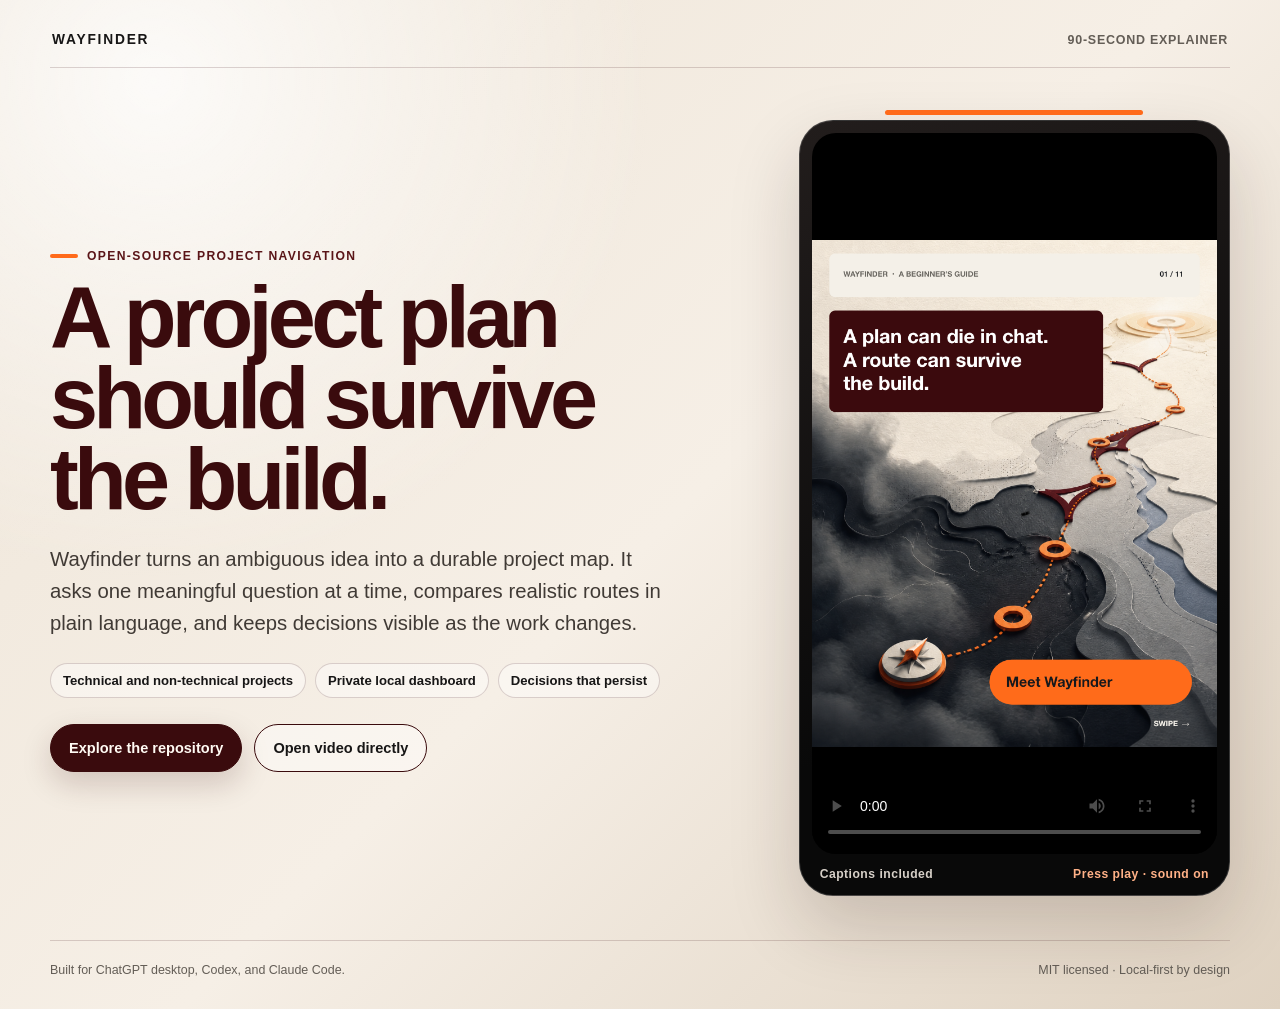
<file: docs/watch/index.html>
<!doctype html>
<html lang="en">
  <head>
    <meta charset="utf-8" />
    <meta name="viewport" content="width=device-width, initial-scale=1" />
    <meta name="theme-color" content="#3a0b0d" />
    <title>Wayfinder — 90-second explainer</title>
    <meta
      name="description"
      content="See how Wayfinder turns an ambiguous idea into a durable project map for ChatGPT desktop, Codex, and Claude Code."
    />

    <link rel="canonical" href="https://mohammed-moniem.github.io/wayfinder/watch/" />
    <meta property="og:type" content="video.other" />
    <meta property="og:site_name" content="Wayfinder" />
    <meta property="og:title" content="Wayfinder — a project plan that survives the build" />
    <meta
      property="og:description"
      content="Watch the 90-second beginner-friendly explainer for the open-source Wayfinder planning skill."
    />
    <meta property="og:url" content="https://mohammed-moniem.github.io/wayfinder/watch/" />
    <meta property="og:image" content="https://mohammed-moniem.github.io/wayfinder/watch/poster.png" />
    <meta property="og:image:width" content="720" />
    <meta property="og:image:height" content="900" />
    <meta property="og:image:alt" content="Wayfinder project route crossing from fog into a clear destination" />
    <meta
      property="og:video"
      content="https://d2ol7oe51mr4n9.cloudfront.net/user_3GP8J5biP93weG2ykOCjv07fVY5/6ad40114-a4ad-4bd0-9774-53512191e530.mp4"
    />
    <meta
      property="og:video:secure_url"
      content="https://d2ol7oe51mr4n9.cloudfront.net/user_3GP8J5biP93weG2ykOCjv07fVY5/6ad40114-a4ad-4bd0-9774-53512191e530.mp4"
    />
    <meta property="og:video:type" content="video/mp4" />
    <meta property="og:video:width" content="720" />
    <meta property="og:video:height" content="1280" />
    <meta name="twitter:card" content="summary_large_image" />
    <meta name="twitter:title" content="Wayfinder — 90-second explainer" />
    <meta
      name="twitter:description"
      content="A beginner-friendly look at durable project mapping for AI agents."
    />
    <meta name="twitter:image" content="https://mohammed-moniem.github.io/wayfinder/watch/poster.png" />

    <script type="application/ld+json">
      {
        "@context": "https://schema.org",
        "@type": "VideoObject",
        "name": "Wayfinder — 90-second explainer",
        "description": "A beginner-friendly explanation of the open-source Wayfinder planning skill.",
        "thumbnailUrl": "https://mohammed-moniem.github.io/wayfinder/watch/poster.png",
        "uploadDate": "2026-08-23",
        "duration": "PT1M30S",
        "contentUrl": "https://d2ol7oe51mr4n9.cloudfront.net/user_3GP8J5biP93weG2ykOCjv07fVY5/6ad40114-a4ad-4bd0-9774-53512191e530.mp4",
        "embedUrl": "https://mohammed-moniem.github.io/wayfinder/watch/"
      }
    </script>

    <style>
      :root {
        color-scheme: light;
        --paper: #eee5d8;
        --paper-deep: #dfd2c1;
        --ink: #171616;
        --muted: #635d56;
        --wine: #3a0b0d;
        --wine-soft: #5a1518;
        --orange: #ff6a1a;
        --line: rgba(58, 11, 13, 0.17);
        --shadow: 0 30px 70px rgba(43, 20, 15, 0.18);
      }

      * {
        box-sizing: border-box;
      }

      html {
        background: var(--paper);
      }

      body {
        min-height: 100vh;
        margin: 0;
        color: var(--ink);
        background:
          radial-gradient(circle at 12% 8%, rgba(255, 255, 255, 0.82), transparent 31rem),
          linear-gradient(135deg, var(--paper) 0%, #f6efe6 52%, var(--paper-deep) 100%);
        font-family: Inter, ui-sans-serif, -apple-system, BlinkMacSystemFont, "Segoe UI", sans-serif;
      }

      a {
        color: inherit;
      }

      .page {
        width: min(1180px, calc(100% - 32px));
        margin: 0 auto;
        padding: 24px 0 30px;
      }

      .topbar {
        display: flex;
        align-items: center;
        justify-content: space-between;
        gap: 18px;
        padding: 0 2px 20px;
        border-bottom: 1px solid var(--line);
      }

      .brand {
        text-decoration: none;
        font-size: 0.86rem;
        font-weight: 850;
        letter-spacing: 0.13em;
        text-transform: uppercase;
      }

      .runtime {
        color: var(--muted);
        font-size: 0.78rem;
        font-weight: 700;
        letter-spacing: 0.06em;
        text-transform: uppercase;
      }

      main {
        display: grid;
        gap: 26px;
        padding: 28px 0 24px;
      }

      .copy {
        align-self: center;
      }

      .eyebrow {
        display: inline-flex;
        align-items: center;
        gap: 9px;
        margin: 0 0 14px;
        color: var(--wine-soft);
        font-size: 0.76rem;
        font-weight: 850;
        letter-spacing: 0.11em;
        text-transform: uppercase;
      }

      .eyebrow::before {
        width: 28px;
        height: 4px;
        border-radius: 999px;
        background: var(--orange);
        content: "";
      }

      h1 {
        max-width: 13ch;
        margin: 0;
        color: var(--wine);
        font-size: clamp(2.6rem, 11vw, 5.4rem);
        font-weight: 900;
        letter-spacing: -0.055em;
        line-height: 0.94;
      }

      .lede {
        max-width: 620px;
        margin: 22px 0 0;
        color: #403a35;
        font-size: clamp(1.02rem, 3.8vw, 1.27rem);
        line-height: 1.58;
      }

      .signals {
        display: flex;
        flex-wrap: wrap;
        gap: 9px;
        margin: 24px 0 0;
        padding: 0;
        list-style: none;
      }

      .signals li {
        padding: 9px 12px;
        border: 1px solid var(--line);
        border-radius: 999px;
        background: rgba(255, 255, 255, 0.42);
        font-size: 0.82rem;
        font-weight: 750;
      }

      .actions {
        display: flex;
        flex-wrap: wrap;
        gap: 12px;
        margin-top: 26px;
      }

      .button {
        display: inline-flex;
        min-height: 48px;
        align-items: center;
        justify-content: center;
        padding: 12px 18px;
        border: 1px solid var(--wine);
        border-radius: 999px;
        font-size: 0.91rem;
        font-weight: 800;
        text-decoration: none;
        transition: transform 160ms ease, box-shadow 160ms ease, background 160ms ease;
      }

      .button.primary {
        color: #fffaf3;
        background: var(--wine);
        box-shadow: 0 12px 30px rgba(58, 11, 13, 0.18);
      }

      .button.secondary {
        background: rgba(255, 255, 255, 0.38);
      }

      .button:hover {
        transform: translateY(-2px);
      }

      .button:focus-visible,
      video:focus-visible {
        outline: 4px solid rgba(255, 106, 26, 0.48);
        outline-offset: 4px;
      }

      .player-card {
        position: relative;
        width: min(100%, 510px);
        justify-self: center;
        padding: 12px;
        border: 1px solid rgba(255, 255, 255, 0.18);
        border-radius: 34px;
        background: linear-gradient(160deg, #221d1c 0%, #090909 70%);
        box-shadow: var(--shadow);
      }

      .player-card::before {
        position: absolute;
        inset: -11px 20% auto;
        height: 5px;
        border-radius: 999px;
        background: var(--orange);
        content: "";
      }

      .player-shell {
        overflow: hidden;
        aspect-ratio: 9 / 16;
        border-radius: 24px;
        background: #000;
      }

      video {
        display: block;
        width: 100%;
        height: 100%;
        background: #000;
        object-fit: contain;
      }

      .player-note {
        display: flex;
        align-items: center;
        justify-content: space-between;
        gap: 14px;
        margin: 0;
        padding: 13px 8px 2px;
        color: #d7d0c8;
        font-size: 0.76rem;
        font-weight: 700;
        letter-spacing: 0.04em;
      }

      .sound {
        color: #ffb187;
      }

      footer {
        display: flex;
        flex-wrap: wrap;
        justify-content: space-between;
        gap: 12px;
        padding-top: 20px;
        border-top: 1px solid var(--line);
        color: var(--muted);
        font-size: 0.78rem;
        line-height: 1.5;
      }

      @media (min-width: 860px) {
        .page {
          padding-top: 32px;
        }

        main {
          grid-template-columns: minmax(0, 1.1fr) minmax(330px, 0.72fr);
          gap: clamp(42px, 7vw, 92px);
          padding: 52px 0 44px;
        }

        .player-card {
          justify-self: end;
        }
      }

      @media (prefers-reduced-motion: reduce) {
        .button {
          transition: none;
        }
      }
    </style>
  </head>
  <body>
    <div class="page">
      <header class="topbar">
        <a class="brand" href="https://github.com/Mohammed-Moniem/wayfinder">Wayfinder</a>
        <span class="runtime">90-second explainer</span>
      </header>

      <main>
        <section class="copy" aria-labelledby="page-title">
          <p class="eyebrow">Open-source project navigation</p>
          <h1 id="page-title">A project plan should survive the build.</h1>
          <p class="lede">
            Wayfinder turns an ambiguous idea into a durable project map. It asks one meaningful question at a
            time, compares realistic routes in plain language, and keeps decisions visible as the work changes.
          </p>

          <ul class="signals" aria-label="Wayfinder highlights">
            <li>Technical and non-technical projects</li>
            <li>Private local dashboard</li>
            <li>Decisions that persist</li>
          </ul>

          <div class="actions">
            <a class="button primary" href="https://github.com/Mohammed-Moniem/wayfinder">Explore the repository</a>
            <a
              class="button secondary"
              href="https://d2ol7oe51mr4n9.cloudfront.net/user_3GP8J5biP93weG2ykOCjv07fVY5/6ad40114-a4ad-4bd0-9774-53512191e530.mp4"
            >Open video directly</a>
          </div>
        </section>

        <section class="player-card" aria-label="Wayfinder explainer video">
          <div class="player-shell">
            <video controls playsinline preload="metadata" poster="poster.png">
              <source
                src="https://d2ol7oe51mr4n9.cloudfront.net/user_3GP8J5biP93weG2ykOCjv07fVY5/6ad40114-a4ad-4bd0-9774-53512191e530.mp4"
                type="video/mp4"
              />
              Your browser cannot play this video.
              <a
                href="https://d2ol7oe51mr4n9.cloudfront.net/user_3GP8J5biP93weG2ykOCjv07fVY5/6ad40114-a4ad-4bd0-9774-53512191e530.mp4"
              >Open the MP4 directly.</a>
            </video>
          </div>
          <p class="player-note"><span>Captions included</span><span class="sound">Press play · sound on</span></p>
        </section>
      </main>

      <footer>
        <span>Built for ChatGPT desktop, Codex, and Claude Code.</span>
        <span>MIT licensed · Local-first by design</span>
      </footer>
    </div>
  </body>
</html>
</file>
